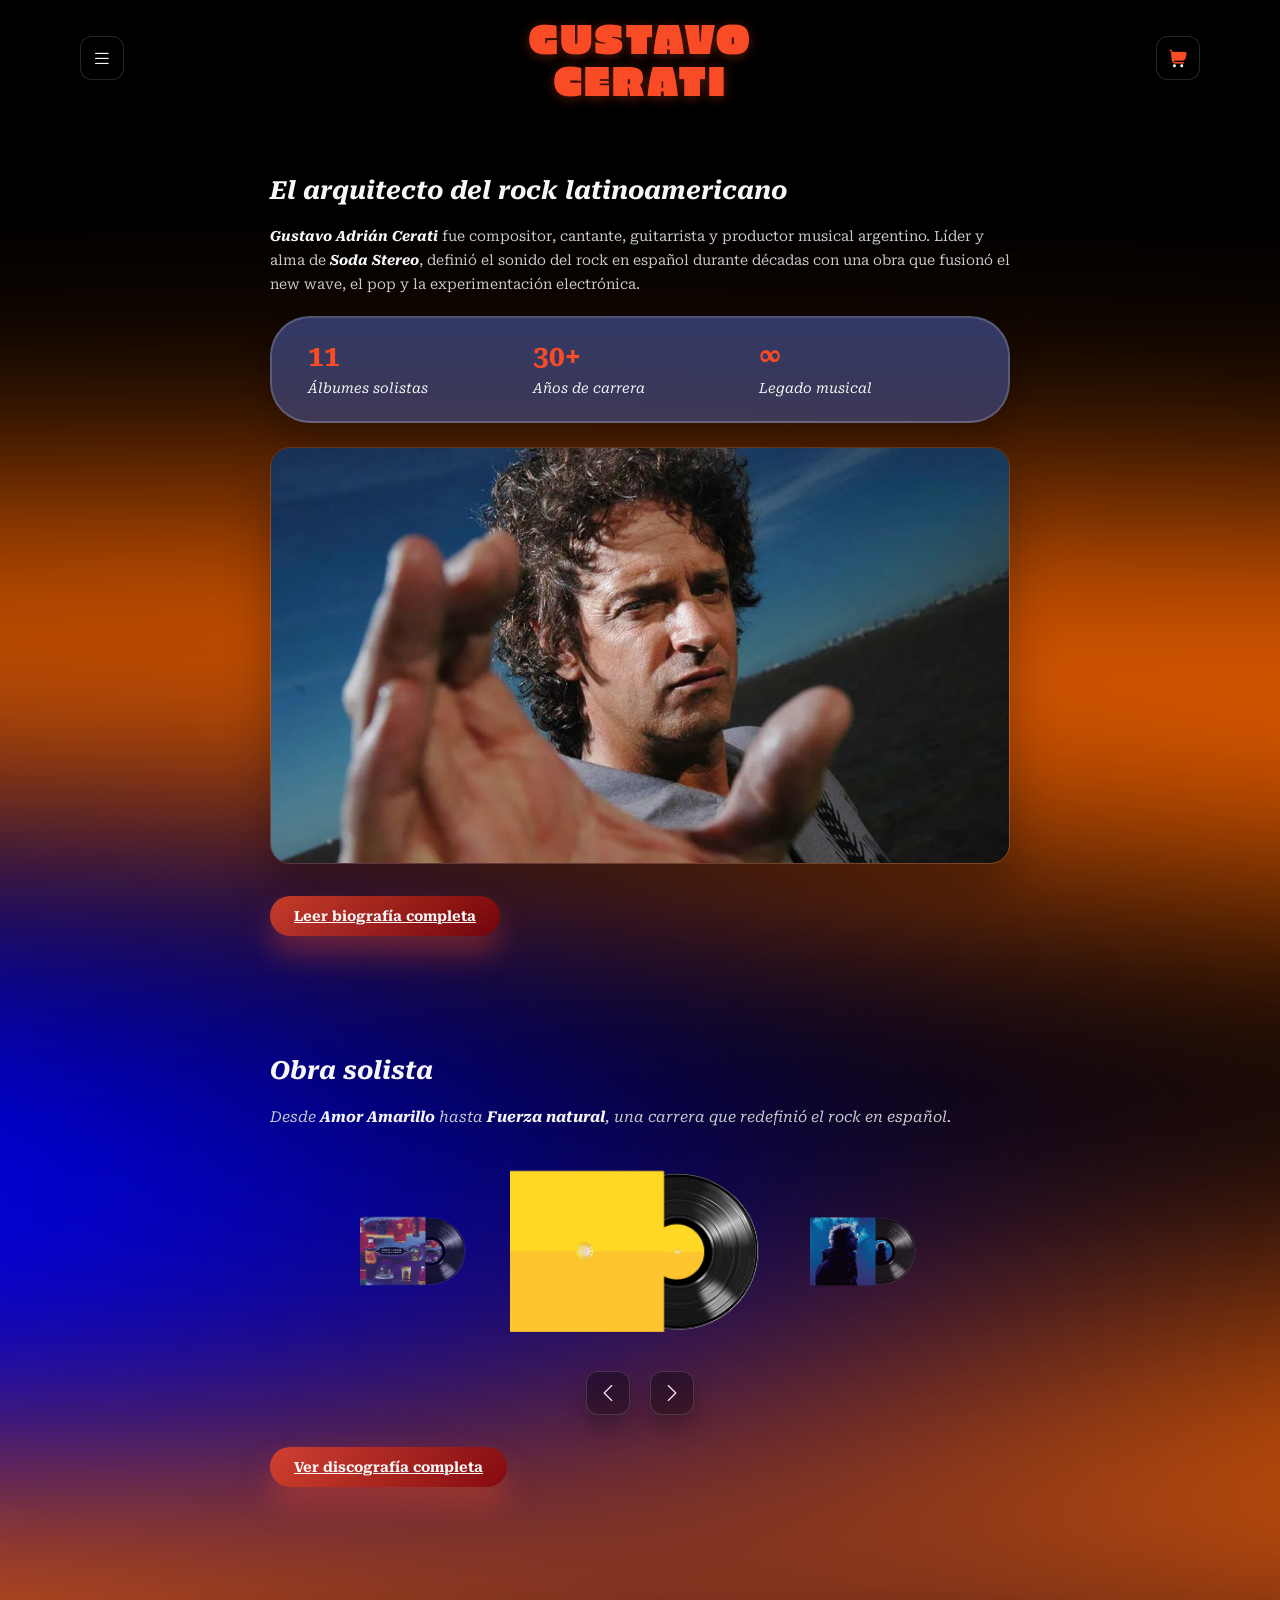
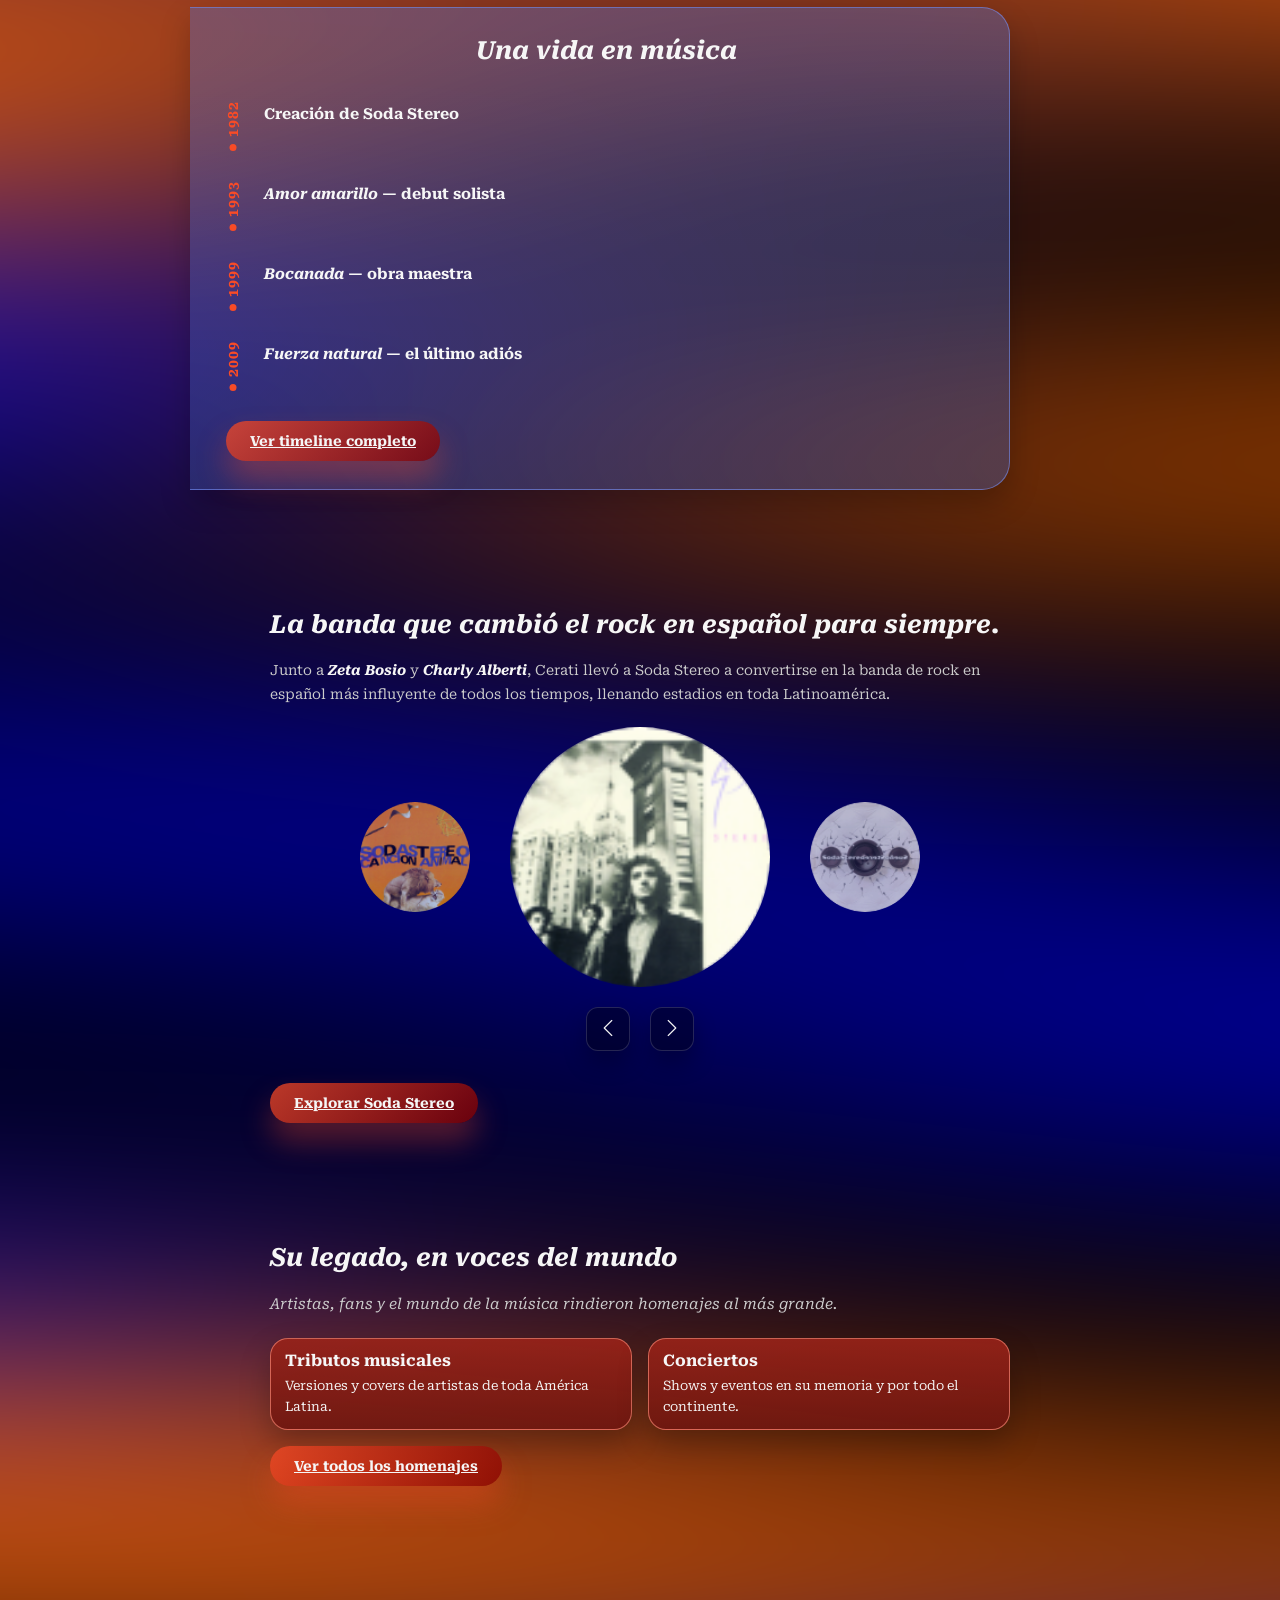
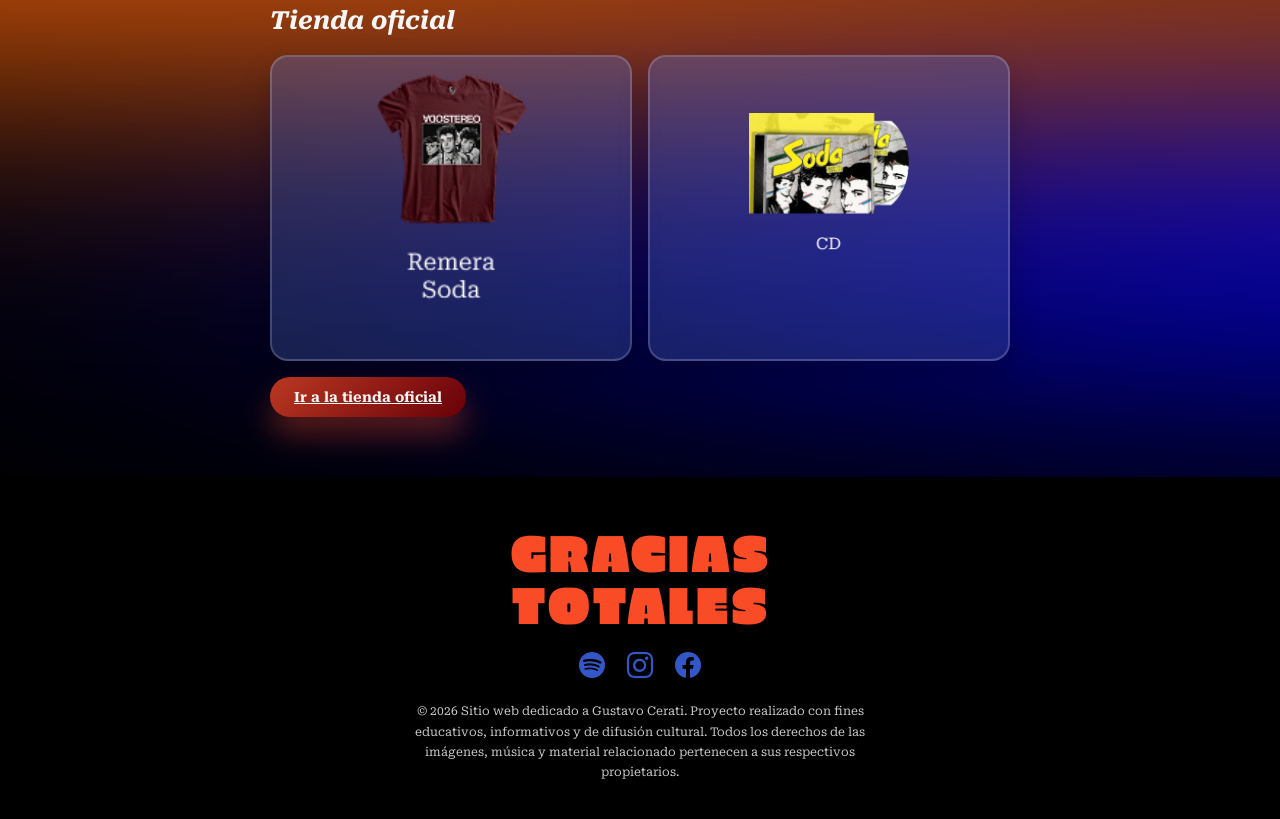
<file: index.html>
<!DOCTYPE html>
<html lang="es">
<head>
  <meta charset="UTF-8" />
    <meta name="viewport" content="width=device-width, initial-scale=1.0" />
  <title>Gustavo Cerati | El arquitecto del rock latinoamericano</title>
    <meta name="description" content="Homenaje a Gustavo Cerati: biografía, obra solista, su vida en música, Soda Stereo, homenajes y tienda oficial del arquitecto del rock latinoamericano." />
    <link rel="stylesheet" href="https://cdn.jsdelivr.net/npm/bootstrap-icons@1.11.3/font/bootstrap-icons.min.css" />
  <link rel="stylesheet" href="styles.css" />
</head>
<body>

      <header>
    <a href="#" class="nav-icon nav-icon--menu">
      <span class="bi bi-list"></span>
    </a>

    <h1 class="header-title"><a href="index.html">GUSTAVO<br>CERATI</a></h1>

    <a href="#" class="nav-icon nav-icon--cart">
      <img src="img/shop-cart.png" alt="Carrito de compras" width="22" height="22" />
    </a>
  </header>

  <main>

    <div class="page-background">

            <section class="bio">
        <h2 class="section-title">El arquitecto del rock latinoamericano</h2>

        <p class="body-text">
          <strong>Gustavo Adrián Cerati</strong> fue compositor, cantante, guitarrista y productor musical argentino.
          Líder y alma de <strong>Soda Stereo</strong>, definió el sonido del rock en español durante
          décadas con una obra que fusionó el new wave, el pop y la experimentación electrónica.
        </p>

                <div class="stats-bar">
          <div class="stats-bar-item">
            <span class="stat-number">11</span>
            <p>Álbumes solistas</p>
          </div>
          <div class="stats-bar-item">
            <span class="stat-number">30+</span>
            <p>Años de carrera</p>
          </div>
          <div class="stats-bar-item">
            <span class="stat-number">∞</span>
            <p>Legado musical</p>
          </div>
        </div>

        <div class="bio-image-card">
          <img src="img/gustavo-cerati-main.jpeg" alt="Gustavo Cerati mirando a cámara con la mano extendida" />
        </div>

        <a href="#" class="btn">Leer biografía completa</a>
      </section>

            <section class="obra">
        <h2 class="section-title">Obra solista</h2>
        <p class="banda-subtitle">
          Desde <strong>Amor Amarillo</strong> hasta <strong>Fuerza natural</strong>,
          una carrera que redefinió el rock en español.
        </p>

                <div class="vinilo-carousel">
          <div class="vinilo-carousel-items">

            <div class="carousel-item prev">
              <a href="#"><img src="img/vinilos/vinilo01.png" alt="Vinilo de Colores Santos" /></a>
            </div>
            <div class="carousel-item active">
              <a href="#"><img src="img/vinilos/vinilo02.png" alt="Vinilo de Amor Amarillo" /></a>
            </div>
            <div class="carousel-item next">
              <a href="#"><img src="img/vinilos/vinilo03.png" alt="Vinilo de Bocanada" /></a>
            </div>
            <div class="carousel-item">
              <a href="#"><img src="img/vinilos/vinilo04.png" alt="Vinilo de Más Bien" /></a>
            </div>
            <div class="carousel-item">
              <a href="#"><img src="img/vinilos/vinilo05.png" alt="Vinilo de Once Episodios Sinfónicos" /></a>
            </div>
            <div class="carousel-item">
              <a href="#"><img src="img/vinilos/vinilo06.png" alt="Vinilo de Siempre Es Hoy" /></a>
            </div>
            <div class="carousel-item">
              <a href="#"><img src="img/vinilos/vinilo07.png" alt="Vinilo de Siempre Es Hoy / Reversiones" /></a>
            </div>
            <div class="carousel-item">
              <a href="#"><img src="img/vinilos/vinilo08.png" alt="Vinilo de Canciones Elegidas noventa y tres cero cuatro" /></a>
            </div>
            <div class="carousel-item">
              <a href="#"><img src="img/vinilos/vinilo09.png" alt="Ahí Vamos" /></a>
            </div>
            <div class="carousel-item">
              <a href="#"><img src="img/vinilos/vinilo10.png" alt="Ahí Vamos Tour" /></a>
            </div>
            <div class="carousel-item">
              <a href="#"><img src="img/vinilos/vinilo11.png" alt="Fuerza Natural" /></a>
            </div>

          </div>

                    <div class="carousel-nav">
            <a href="#" class="carousel-button carousel-button--prev">
              <span class="bi bi-chevron-left"></span>
            </a>
            <a href="#" class="carousel-button carousel-button--next">
              <span class="bi bi-chevron-right"></span>
            </a>
          </div>
        </div>

        <a href="#" class="btn">Ver discografía completa</a>
      </section>

                  <section class="vida">
        <div class="vida-card">
          <h2 class="section-title">Una vida en música</h2>

          <ol class="vida-list">
            <li class="vida-item">
              <span class="vida-year">1982</span>
              <p>Creación de Soda Stereo</p>
            </li>
            <li class="vida-item">
              <span class="vida-year">1993</span>
              <p><em>Amor amarillo</em> — debut solista</p>
            </li>
            <li class="vida-item">
              <span class="vida-year">1999</span>
              <p><em>Bocanada</em> — obra maestra</p>
            </li>
            <li class="vida-item">
              <span class="vida-year">2009</span>
              <p><em>Fuerza natural</em> — el último adiós</p>
            </li>
          </ol>

          <a href="#" class="btn">Ver timeline completo</a>
        </div>
      </section>

            <section class="soda">
        <h2 class="section-title">La banda que cambió el rock en español para siempre.</h2>

        <p class="body-text">
          Junto a <strong>Zeta Bosio</strong> y <strong>Charly Alberti</strong>, Cerati llevó a
          Soda Stereo a convertirse en la banda de rock en español más influyente de todos los
          tiempos, llenando estadios en toda Latinoamérica.
        </p>

                <div class="disco-carousel">
          <div class="disco-carousel-items">

            <div class="carousel-item">
              <a href="#"><img src="img/discos/discosodastereo.png" alt="Portada del álbum Soda Stereo" /></a>
            </div>
            <div class="carousel-item">
              <a href="#"><img src="img/discos/disconadapersonal.png" alt="Portada del álbum Nada Personal" /></a>
            </div>
            <div class="carousel-item prev">
              <a href="#"><img src="img/discos/discocancionanimal.png" alt="Portada del álbum Canción Animal" /></a>
            </div>
            <div class="carousel-item active">
              <a href="#"><img src="img/discos/discodoblevida.png" alt="Portada del álbum Doble Vida" /></a>
            </div>
            <div class="carousel-item next">
              <a href="#"><img src="img/discos/discosuenoeterno.png" alt="Portada del álbum Sueño Stereo" /></a>
            </div>
            <div class="carousel-item">
              <a href="#"><img src="img/discos/discosignos.png" alt="Portada del álbum Signos" /></a>
            </div>
            <div class="carousel-item">
              <a href="#"><img src="img/discos/discodynamo.png" alt="Portada del álbum Dynamo" /></a>
            </div>

          </div>

          <div class="carousel-nav">
            <a href="#" class="carousel-button carousel-button--prev">
              <span class="bi bi-chevron-left"></span>
            </a>
            <a href="#" class="carousel-button carousel-button--next">
              <span class="bi bi-chevron-right"></span>
            </a>
          </div>
        </div>

        <a href="soda-stereo.html" class="btn">Explorar Soda Stereo</a>
      </section>

            <section class="legado">
        <h2 class="section-title">Su legado, en voces del mundo</h2>
        <p class="banda-subtitle">
          Artistas, fans y el mundo de la música rindieron homenajes al más grande.
        </p>

        <ul class="legado-cards">
          <li class="legado-card">
            <h3>Tributos musicales</h3>
            <p>Versiones y covers de artistas de toda América Latina.</p>
          </li>
          <li class="legado-card">
            <h3>Conciertos</h3>
            <p>Shows y eventos en su memoria y por todo el continente.</p>
          </li>
        </ul>

        <a href="#" class="btn">Ver todos los homenajes</a>
      </section>

                  <section class="tienda">
        <h2 class="section-title">Tienda oficial</h2>

        <ul class="product-cards">
          <li class="product-card">
            <img src="img/tienda-remera.png" alt="Remera de Soda Stereo" />
          </li>
          <li class="product-card">
            <img src="img/tienda-cd.png" alt="CD de Soda Stereo" />
          </li>
        </ul>

        <a href="#" class="btn">Ir a la tienda oficial</a>
      </section>

    </div>

  </main>

      <footer>
    <div class="footer-inner">
      <p class="footer-title">GRACIAS<br>TOTALES</p>

      <nav class="footer-social">
        <ul class="footer-icons">

          <li>
            <a class="footer-icon" href="#">
              <span class="bi bi-spotify"></span>
            </a>
          </li>

          <li>
            <a class="footer-icon" href="#">
              <span class="bi bi-instagram"></span>
            </a>
          </li>

          <li>
            <a class="footer-icon" href="#">
              <span class="bi bi-facebook"></span>
            </a>
          </li>

        </ul>
      </nav>

      <p class="footer-legal">
        © 2026 Sitio web dedicado a Gustavo Cerati. Proyecto realizado con fines educativos,
        informativos y de difusión cultural. Todos los derechos de las imágenes, música y material
        relacionado pertenecen a sus respectivos propietarios.
      </p>
    </div>
  </footer>

    <script src="carousel.js"></script>

</body>
</html>
</file>
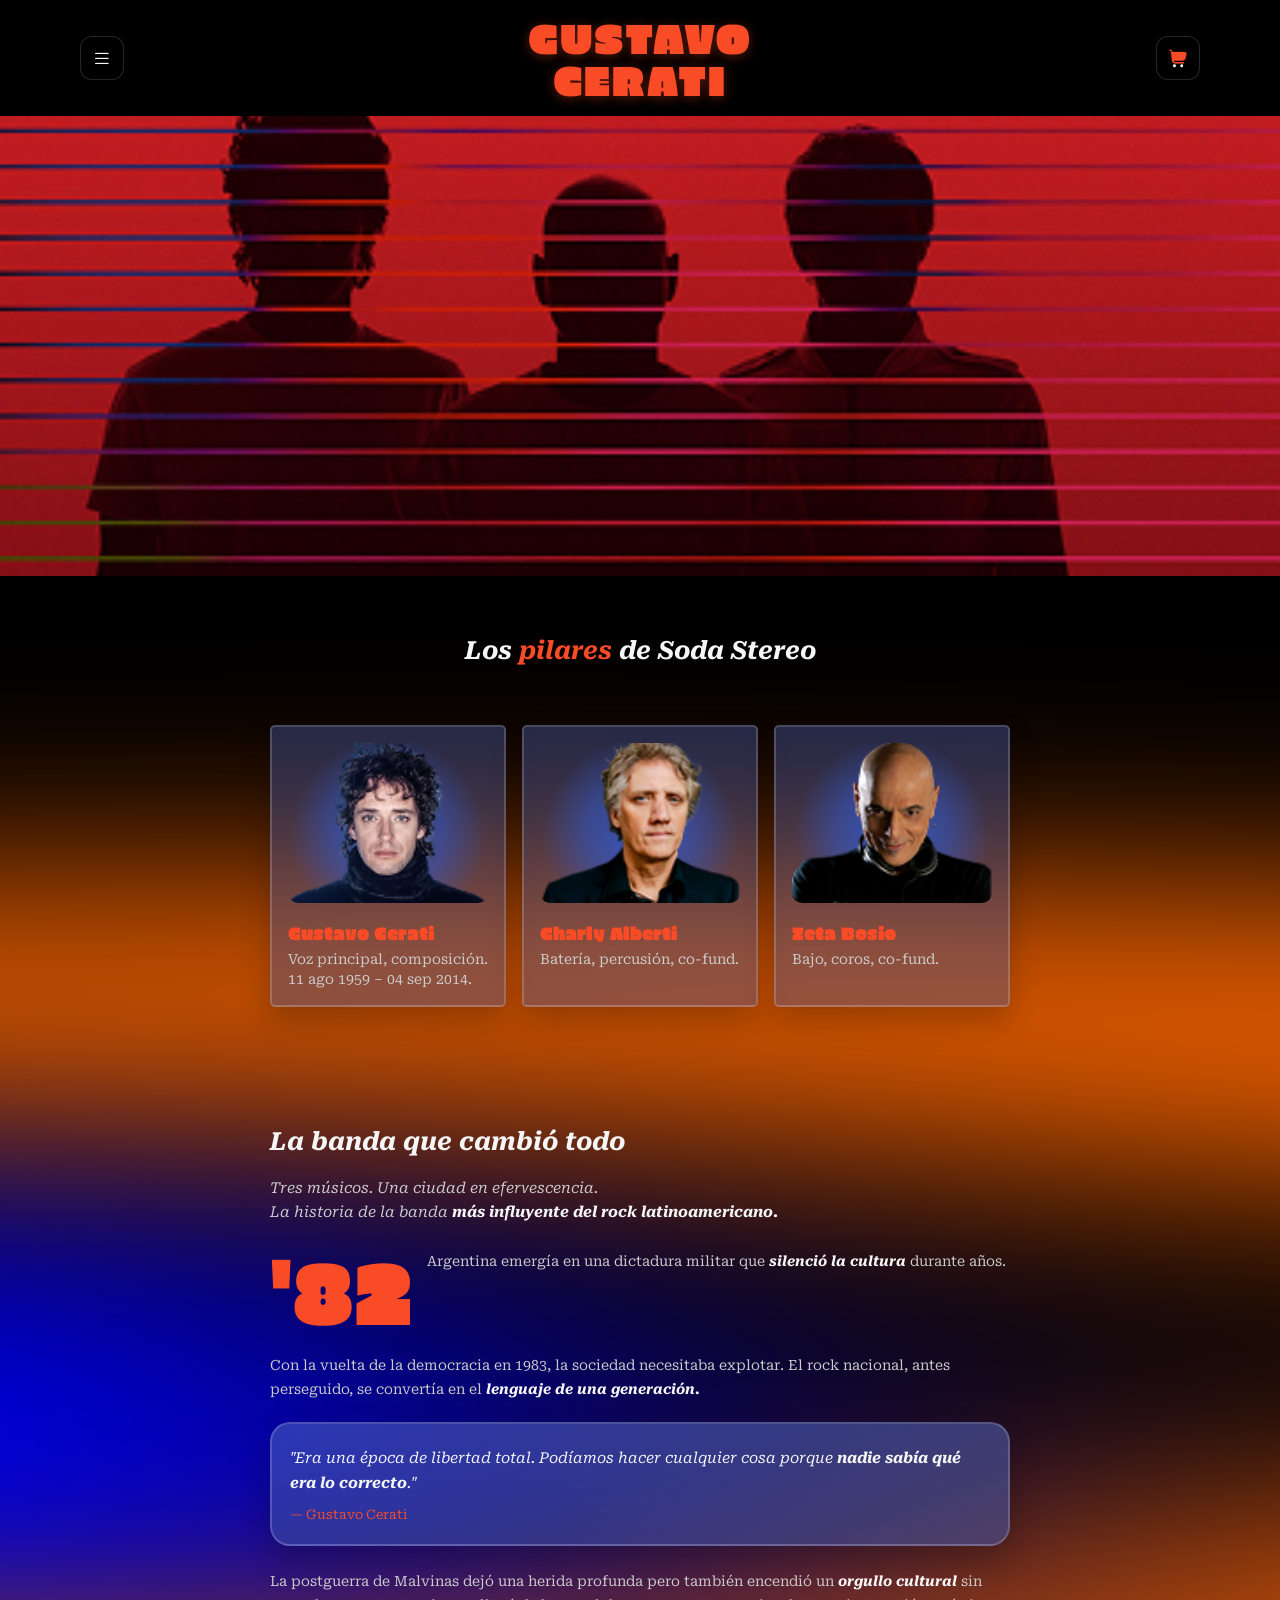
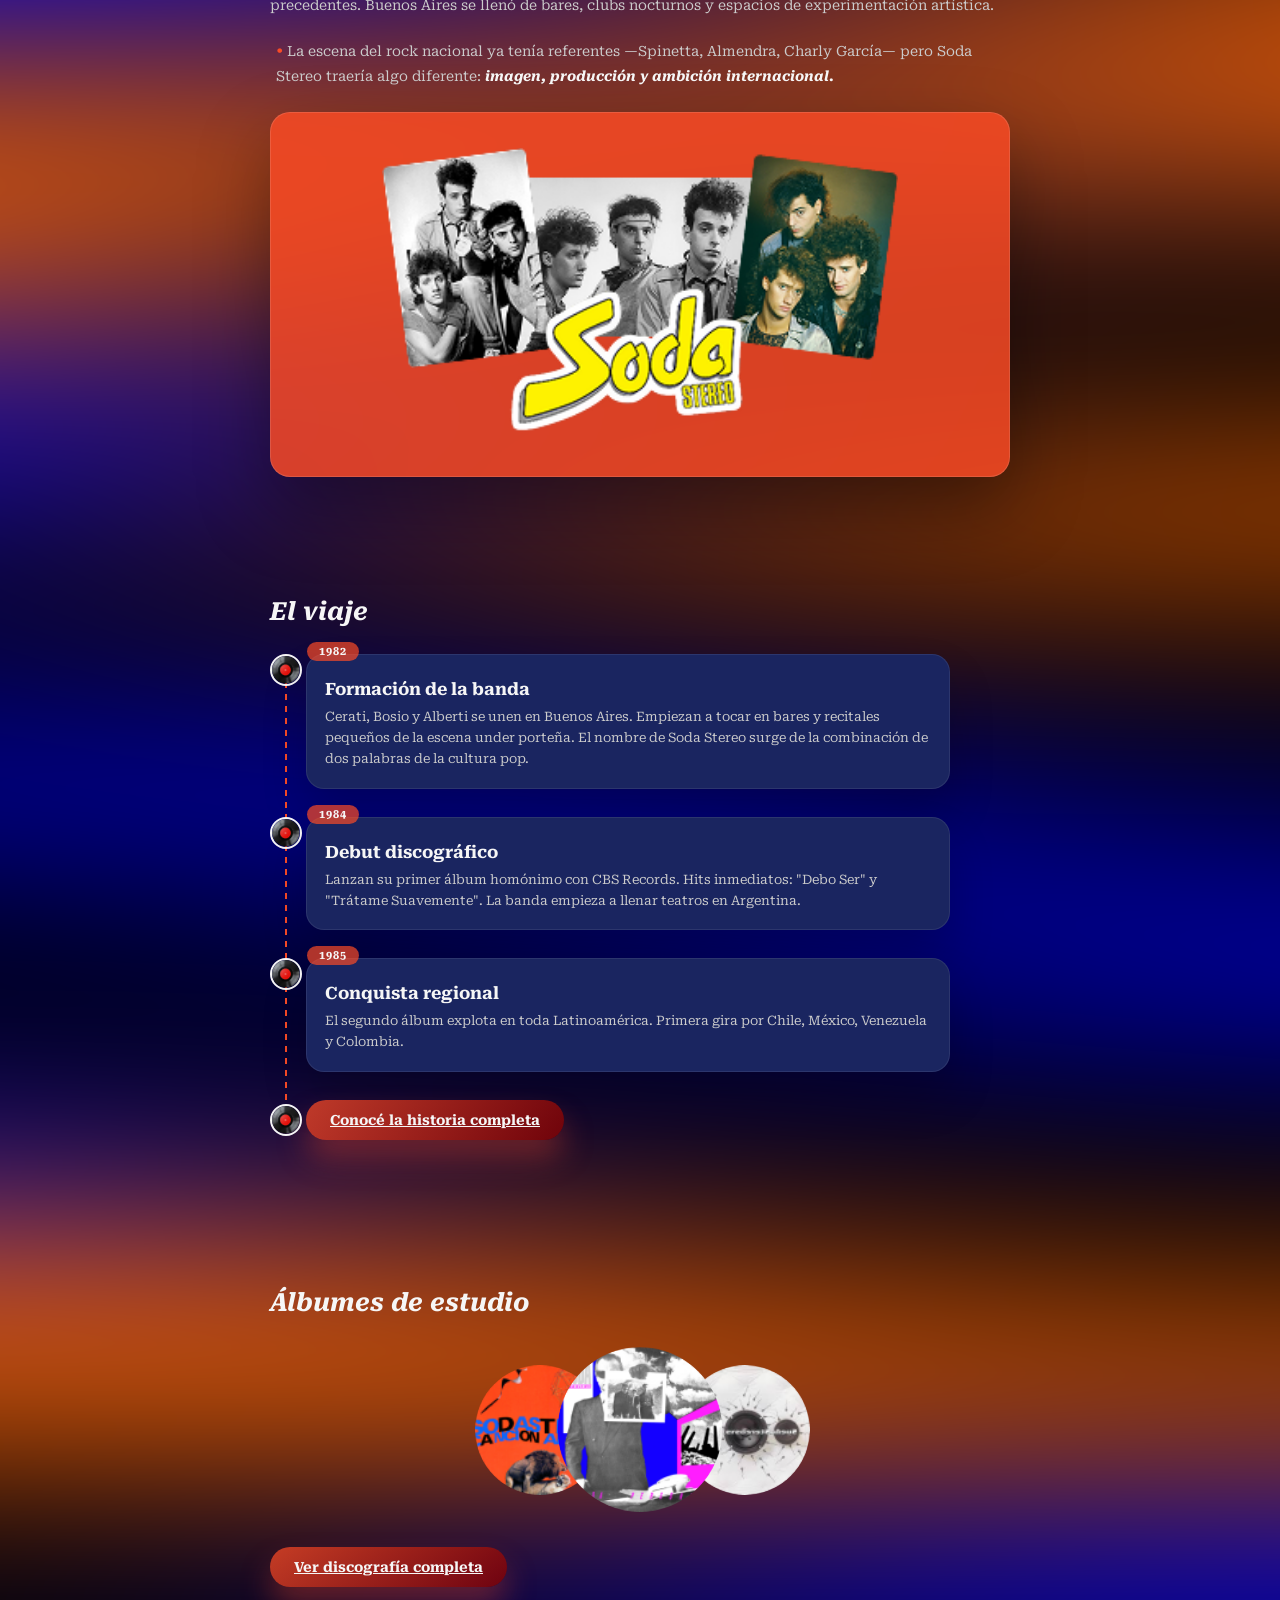
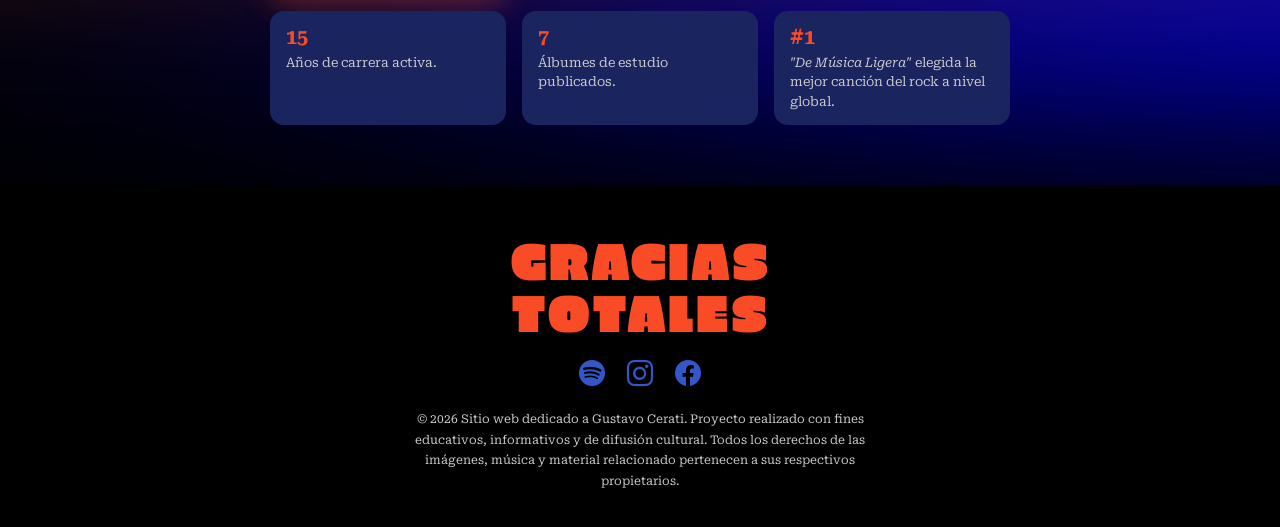
<file: soda-stereo.html>
<!DOCTYPE html>
<html lang="es">
<head>
  <meta charset="UTF-8" />
    <meta name="viewport" content="width=device-width, initial-scale=1.0" />
  <title>Soda Stereo | La banda que cambió todo</title>
    <meta name="description" content="Homenaje a Soda Stereo: los pilares de la banda, su historia, el viaje y los álbumes de estudio del grupo más influyente del rock latinoamericano." />
    <link rel="stylesheet" href="https://cdn.jsdelivr.net/npm/bootstrap-icons@1.11.3/font/bootstrap-icons.min.css" />
  <link rel="stylesheet" href="styles.css" />
</head>
<body>

      <header>
    <a href="#" class="nav-icon nav-icon--menu">
      <span class="bi bi-list"></span>
    </a>

    <h1 class="header-title"><a href="index.html">GUSTAVO<br>CERATI</a></h1>

    <a href="#" class="nav-icon nav-icon--cart">
      <img src="img/shop-cart.png" alt="Carrito de compras" width="22" height="22" />
    </a>
  </header>

  <main>

        <div class="hero">
      <img class="hero-bg" src="img/band-silhouette.png" alt="Siluetas de los integrantes de Soda Stereo" />
    </div>

    <div class="page-background">

                  <section class="pilares">
        <h2 class="section-title">Los <em>pilares</em> de Soda Stereo</h2>
        <ul class="member-cards-grid">

          <li class="member-card">
            <img src="img/member-cerati.png" alt="Retrato de Gustavo Cerati" />
            <div class="member-info">
              <h3>Gustavo Cerati</h3>
              <p>Voz principal, composición.<br>11 ago 1959 – 04 sep 2014.</p>
            </div>
          </li>

          <li class="member-card">
            <img src="img/member-alberti.png" alt="Retrato de Charly Alberti" />
            <div class="member-info">
              <h3>Charly Alberti</h3>
              <p>Batería, percusión, co-fund.</p>
            </div>
          </li>

          <li class="member-card">
            <img src="img/member-zeta.png" alt="Retrato de Zeta Bosio" />
            <div class="member-info">
              <h3>Zeta Bosio</h3>
              <p>Bajo, coros, co-fund.</p>
            </div>
          </li>

        </ul>
      </section>

            <section class="banda">
        <h2 class="section-title">La banda que cambió todo</h2>
        <p class="banda-subtitle">
          Tres músicos. Una ciudad en efervescencia.<br>
          La historia de la banda <strong>más influyente del rock latinoamericano.</strong>
        </p>

        <aside class="year-block">
          <span class="year-number">'82</span>
          <p class="year-text">
            Argentina emergía en una dictadura militar que <em>silenció la cultura</em> durante años.
          </p>
        </aside>

        <p class="body-text">
          Con la vuelta de la democracia en 1983, la sociedad necesitaba explotar. El rock nacional,
          antes perseguido, se convertía en el <strong>lenguaje de una generación.</strong>
        </p>

        <div class="quote-card">
          <p class="quote-text">
            "Era una época de libertad total. Podíamos hacer cualquier cosa porque <strong>nadie sabía qué era lo correcto</strong>."
          </p>
          <p class="quote-author">— Gustavo Cerati</p>
        </div>

        <p class="body-text">
          La postguerra de Malvinas dejó una herida profunda pero también encendió un <strong>orgullo cultural</strong>
          sin precedentes. Buenos Aires se llenó de bares, clubs nocturnos y espacios de experimentación artística.
        </p>

        <p class="bullet-text">
          La escena del rock nacional ya tenía referentes —Spinetta, Almendra, Charly García— pero Soda Stereo
          traería algo diferente: <strong>imagen, producción y ambición internacional.</strong>
        </p>

        <div class="band-photo-card">
          <img src="img/band-logo-card.png" alt="Soda Stereo: fotos de la banda con el logo" />
        </div>
      </section>

                  <section class="viaje">
        <h2 class="timeline-title">El viaje</h2>

        <ol class="timeline">

          <li class="timeline-item">
            <img class="timeline-marker" src="img/disco.png" alt="Disco de vinilo" />
            <article class="timeline-card">
              <span class="timeline-year">1982</span>
              <h3>Formación de la banda</h3>
              <p>Cerati, Bosio y Alberti se unen en Buenos Aires. Empiezan a tocar en bares y recitales pequeños de la escena under porteña. El nombre de Soda Stereo surge de la combinación de dos palabras de la cultura pop.</p>
            </article>
          </li>

          <li class="timeline-item">
            <img class="timeline-marker" src="img/disco.png" alt="Disco de vinilo" />
            <article class="timeline-card">
              <span class="timeline-year">1984</span>
              <h3>Debut discográfico</h3>
              <p>Lanzan su primer álbum homónimo con CBS Records. Hits inmediatos: "Debo Ser" y "Trátame Suavemente". La banda empieza a llenar teatros en Argentina.</p>
            </article>
          </li>

          <li class="timeline-item">
            <img class="timeline-marker" src="img/disco.png" alt="Disco de vinilo" />
            <article class="timeline-card">
              <span class="timeline-year">1985</span>
              <h3>Conquista regional</h3>
              <p>El segundo álbum explota en toda Latinoamérica. Primera gira por Chile, México, Venezuela y Colombia.</p>
            </article>
          </li>

          <li class="timeline-item timeline-cta">
            <img class="timeline-marker" src="img/disco.png" alt="Disco de vinilo" />
            <a href="#" class="btn">Conocé la historia completa</a>
          </li>

        </ol>
      </section>

            <section class="albumes">
        <h2 class="timeline-title">Álbumes de estudio</h2>

        <div class="albums-circles">
          <img src="img/mask-group-1.png" alt="Portada de un álbum de estudio de Soda Stereo" />
          <img src="img/mask-group-2.png" alt="Portada de un álbum de estudio de Soda Stereo" />
          <img src="img/mask-group-3.png" alt="Portada de un álbum de estudio de Soda Stereo" />
        </div>

        <a href="#" class="btn">Ver discografía completa</a>

        <ul class="stats-grid">

          <li class="stat-card">
            <span class="stat-number">15</span>
            <p>Años de carrera activa.</p>
          </li>

          <li class="stat-card">
            <span class="stat-number">7</span>
            <p>Álbumes de estudio publicados.</p>
          </li>

          <li class="stat-card">
            <span class="stat-number">#1</span>
            <p><em>"De Música Ligera"</em> elegida la mejor canción del rock a nivel global.</p>
          </li>

        </ul>
      </section>

    </div>

  </main>

      <footer>
    <div class="footer-inner">
      <p class="footer-title">GRACIAS<br>TOTALES</p>

      <nav class="footer-social">
        <ul class="footer-icons">

          <li>
            <a class="footer-icon" href="#">
              <span class="bi bi-spotify"></span>
            </a>
          </li>

          <li>
            <a class="footer-icon" href="#">
              <span class="bi bi-instagram"></span>
            </a>
          </li>

          <li>
            <a class="footer-icon" href="#">
              <span class="bi bi-facebook"></span>
            </a>
          </li>

        </ul>
      </nav>

      <p class="footer-legal">
        © 2026 Sitio web dedicado a Gustavo Cerati. Proyecto realizado con fines educativos,
        informativos y de difusión cultural. Todos los derechos de las imágenes, música y material
        relacionado pertenecen a sus respectivos propietarios.
      </p>
    </div>
  </footer>

</body>
</html>
</file>
<file: styles.css>
@font-face {
  font-family: 'Erica One';
  src: url('fonts/erica-one/EricaOne-Regular.ttf') format('truetype');
  font-weight: 400;
  font-style: normal;
  font-display: swap;
}

@font-face {
  font-family: 'Roboto Serif';
  src: url('fonts/roboto-serif/RobotoSerif-Regular.ttf') format('truetype');
  font-weight: 400;
  font-style: normal;
  font-display: swap;
}

@font-face {
  font-family: 'Roboto Serif';
  src: url('fonts/roboto-serif/RobotoSerif-Bold.ttf') format('truetype');
  font-weight: 700;
  font-style: normal;
  font-display: swap;
}

@font-face {
  font-family: 'Roboto Serif';
  src: url('fonts/roboto-serif/RobotoSerif-Italic.ttf') format('truetype');
  font-weight: 400;
  font-style: italic;
  font-display: swap;
}

@font-face {
  font-family: 'Roboto Serif';
  src: url('fonts/roboto-serif/RobotoSerif-BoldItalic.ttf') format('truetype');
  font-weight: 700;
  font-style: italic;
  font-display: swap;
}

*, *::before, *::after {
  box-sizing: border-box;
  margin: 0;
  padding: 0;
}

:root {
  --orange:       #F94B26;
  
  --orange-rgb:   249, 75, 38;
  --orange-light: #ff6347;
  --blue:         #3357C6;
  --blue-rgb:     51, 87, 198;
  --yellow:       #f5c518;
  --red-dark:     #8B0000;
  --navy:         #0d1b4b;
  --navy-card:    #1a2560;
  --navy-dark:    #0a0f2e;
  --maroon:       #3d1a0a;
  --white:        #F6F6F6;
  --text-muted:   #cccccc;
  --font-title:   'Erica One', system-ui, cursive;
  --font-body:    'Roboto Serif', serif;
  --font-section: 'Roboto Serif', serif;
}

body {
  font-family: var(--font-body);
  color: var(--white);
  background-color: #000;
  
  min-height: 100vh;
}

.page-background {
  background-color: var(--navy-dark);
  background-image: url('img/background.png');
  background-repeat: no-repeat;
  background-size: 100% 100%;
  background-position: top center;
}

img {
  
  display: block;
  max-width: 100%;
}

a {
  text-decoration: underline;
  color: var(--white);
}

header {
  position: sticky;
  top: 0;
  z-index: 100;
  background-color: rgba(0, 0, 0, 0.85);
  backdrop-filter: blur(6px);
  display: flex;
  align-items: center;
  justify-content: space-between;
  padding: 12px 16px;
}

.nav-icon {
  width: 44px;
  height: 44px;
  border-radius: 12px;
  display: inline-flex;
  align-items: center;
  justify-content: center;
  padding: 0;
  margin: 0;
  cursor: pointer;
  flex-shrink: 0;
  background: rgba(0, 0, 0, 0.35);
  border: 1px solid rgba(255,255,255,0.15);
  box-shadow: 0 12px 22px rgba(0,0,0,0.25);
}

.nav-icon span {
  font-size: 20px;
  line-height: 1;
}

.nav-icon--menu span {
  color: var(--white);
}

.nav-icon--cart {
  position: relative;
}

.nav-icon--cart img {
  position: absolute;
  top: 50%;
  left: 50%;
  transform: translate(-40%, -58%);
  width: 22px;
  height: 22px;
  object-fit: contain;
}

.header-title {
  font-family: var(--font-title);
  font-weight: 400;
  font-synthesis: none;
  font-size: 28px;
  line-height: 1;
  color: var(--orange);
  text-align: center;
  letter-spacing: 2px;
  text-shadow: 0 2px 12px rgba(var(--orange-rgb), 0.35);
}

.header-title a {
  color: var(--orange);
  text-decoration: none;
}

.hero {
  position: relative;
  width: 100%;
}

.hero .hero-bg {
  display: block;
  width: 100%;
  height: auto;
}

section {
  padding: 32px 16px;
}

.section-title {
  font-family: var(--font-section);
  font-size: 25px;
  font-weight: 700;
  font-style: italic;
  margin-bottom: 20px;
  color: var(--white);
}

.section-title em {
  color: var(--orange);
}

.pilares {
  background: transparent;
}

.pilares .section-title {
  margin-bottom: 32px;
  text-align: center;
}

.member-cards-grid {
  list-style: none;
}

.member-card {
  display: flex;
  align-items: center;
  gap: 16px;
  background: linear-gradient(180deg, rgba(86, 109, 200, 0.349), rgba(64, 89, 170, 0.356));
  border: 2px solid rgba(255,255,255,0.18);
  box-shadow: 0 14px 30px rgba(0,0,0,0.22);
  border-radius: 5px;
  padding: 16px;
  margin-bottom: 16px;
}

.member-info {
  text-align: left;
}

.member-card img {
  width: 84px;
  height: 84px;
  object-fit: cover;
  border-radius: 8px;
  flex-shrink: 0;
  background: radial-gradient(circle at 50% 58%,
    rgba(var(--blue-rgb), 0.95) 0%,
    rgba(var(--blue-rgb), 0.55) 40%,
    rgba(var(--blue-rgb), 0) 72%);
}

.member-info h3 {
  font-family: var(--font-title);
  font-size: 18px;
  font-weight: 400;
  font-synthesis: none;
  font-style: normal;
  color: var(--orange);
  margin-bottom: 4px;
}

.member-info p {
  font-size: 13px;
  font-style: normal;
  color: var(--text-muted);
  line-height: 1.4;
}

.banda-subtitle {
  font-size: 15px;
  font-style: italic;
  line-height: 1.6;
  margin-bottom: 22px;
  color: var(--text-muted);
}

.banda-subtitle strong {
  font-style: italic;
  color: var(--white);
  font-weight: 700;
}

.year-block {
  display: flex;
  align-items: flex-start;
  gap: 14px;
  margin-bottom: 20px;
}

.year-number {
  font-family: var(--font-title);
  font-size: 56px;
  line-height: 1;
  color: var(--orange);
  flex-shrink: 0;
}

.year-text {
  font-size: 14px;
  line-height: 1.6;
  color: var(--text-muted);
  padding-top: 4px;
}

.year-text em {
  font-style: italic;
  color: var(--white);
  font-weight: 700;
}

.body-text {
  font-size: 14px;
  line-height: 1.7;
  color: var(--text-muted);
  margin-bottom: 20px;
}

.body-text strong {
  color: var(--white);
  font-weight: 700;
  font-style: italic;
}

.quote-card {
  background: linear-gradient(180deg, rgba(86,108,200,0.5), rgba(64,88,170,0.5));
  border: 2px solid rgba(255,255,255,0.18);
  border-radius: 20px;
  padding: 22px 18px;
  margin-bottom: 24px;
  box-shadow: 0 14px 30px rgba(0,0,0,0.22);
}

.quote-card .quote-text {
  font-size: 15px;
  font-style: italic;
  font-weight: 400;
  line-height: 1.7;
  color: var(--white);
  margin-bottom: 10px;
}

.quote-card .quote-author {
  font-size: 13px;
  color: var(--orange);
  font-style: normal;
}

.bullet-text {
  font-size: 14px;
  line-height: 1.7;
  color: var(--text-muted);
  margin-bottom: 24px;
  padding-left: 6px;
}

.bullet-text::before {
  content: '• ';
  color: var(--orange);
  font-size: 16px;
}

.bullet-text strong {
  color: var(--white);
  font-style: italic;
}

.band-photo-card {
  width: 100%;
  margin: 0;
  background: rgba(var(--orange-rgb), 0.84);
  border: 1px solid rgba(255, 255, 255, 0.12);
  border-radius: 20px;
  padding: 35px 0 0 0;
  display: flex;
  align-items: center;
  justify-content: center;
  box-shadow: 0 30px 70px rgba(0, 0, 0, 0.35);
}

.band-photo-card img {
  width: 70%;
  height: auto;
  display: block;
}

.timeline-title {
  font-family: var(--font-section);
  font-size: 25px;
  font-style: italic;
  font-weight: 700;
  margin-bottom: 28px;
}

.timeline {
  position: relative;
  padding-left: 36px;
  list-style: none;
}

.timeline-item:not(:last-child)::before {
  content: '';
  position: absolute;
  left: -21px;
  top: 16px;
  bottom: -28px;
  width: 2px;
  background: repeating-linear-gradient(
    to bottom,
    var(--orange) 0px,
    var(--orange) 6px,
    transparent 6px,
    transparent 12px
  );
}

.timeline-item {
  position: relative;
  margin-bottom: 28px;
}

.timeline-marker {
  position: absolute;
  left: -36px;
  top: 0;
  width: 32px;
  height: 32px;
  object-fit: contain;
  border: 2px solid var(--white);
  border-radius: 50%;
}

.timeline-cta {
  display: flex;
  align-items: center;
}

.timeline-cta .timeline-marker {
  top: 50%;
  transform: translateY(-50%);
}

.viaje .timeline-cta .btn {
  margin-top: 0;
}

.timeline-card {
  position: relative;
  background: var(--navy-card);
  border: 1px solid rgba(255,255,255,0.08);
  border-radius: 18px;
  padding: 24px 18px 18px;
  box-shadow: 0 25px 45px rgba(0,0,0,0.18);
}

.timeline-year {
  position: absolute;
  top: -13px;
  left: 0px;
  display: inline-block;
  background: rgba(var(--orange-rgb), 0.7);
  color: var(--white);
  font-size: 11px;
  font-weight: 700;
  padding: 3px 12px;
  border-radius: 20px;
  letter-spacing: 1px;
  z-index: 2;
}

.timeline-card h3 {
  font-size: 17px;
  font-weight: 900;
  margin-bottom: 8px;
  color: var(--white);
}

.timeline-card p {
  font-size: 13px;
  line-height: 1.6;
  color: var(--text-muted);
}

.btn {
  display: inline-block;
  background: linear-gradient(135deg, rgba(var(--orange-rgb), 0.75), rgba(139, 0, 0, 0.75));
  color: var(--white);
  font-family: var(--font-body);
  font-size: 14px;
  font-weight: 700;
  padding: 12px 24px;
  border-radius: 30px;
  border: none;
  cursor: pointer;
  margin-top: 8px;
  transition: transform 0.2s ease, background 0.2s ease;
  box-shadow: 0 18px 30px rgba(var(--orange-rgb), 0.35);
}

.btn:hover {
  transform: translateY(-1px);
  background: linear-gradient(135deg, rgba(var(--orange-rgb), 0.85), rgba(160, 0, 0, 0.85));
}

.btn-block {
  display: block;
  width: 100%;
  text-align: center;
}

.viaje .btn {
  margin-top: 24px;
}

.albumes .btn {
  margin-bottom: 24px;
}

.albums-circles {
  display: flex;
  justify-content: center;
  align-items: center;
  margin-bottom: 24px;
  position: relative;
  height: 124px;
}

.albums-circles img {
  width: 90px;
  height: 90px;
  border-radius: 50%; 
  object-fit: cover;
  position: absolute;
  border: none;
}

.albums-circles img:nth-child(1) {
  left: 50%;
  transform: translateX(-120px);
  z-index: 1;
}

.albums-circles img:nth-child(2) {
  left: 50%;
  width: 120px;
  height: 120px;
  transform: translateX(-60px);
  z-index: 3;
}

.albums-circles img:nth-child(3) {
  left: 50%;
  transform: translateX(30px);
  z-index: 2;
}

.stats-grid {
  list-style: none;
}

.stat-card {
  background: var(--navy-card);
  border-radius: 14px;
  padding: 14px 16px;
  margin-bottom: 12px;
}

.stat-card .stat-number {
  display: block;
  font-size: 20px;
  font-weight: 900;
  color: var(--orange);
  margin-bottom: 4px;
}

.stat-card p {
  font-size: 13px;
  color: var(--text-muted);
  line-height: 1.5;
}

.stat-card p em {
  font-style: italic;
}

.stats-bar {
  display: flex;
  gap: 12px;
  background: linear-gradient(180deg, rgba(86,108,200,0.5), rgba(64,88,170,0.5));
  border: 2px solid rgba(255,255,255,0.18);
  border-radius: 30px;
  padding: 20px 28px;
  margin-bottom: 24px;
  box-shadow: 0 14px 30px rgba(0,0,0,0.22);
}

.stats-bar-item {
  flex: 1;
  text-align: left;
}

.stats-bar-item .stat-number {
  display: block;
  font-family: var(--font-body);
  font-size: 24px;
  font-weight: 700;
  color: var(--orange);
  margin-bottom: 6px;
}

.stats-bar-item p {
  font-size: 13px;
  font-style: italic;
  color: var(--white);
  line-height: 1.4;
}

.bio-image-card {
  border-radius: 20px;
  overflow: hidden;
  border: 1px solid rgba(255,255,255,0.12);
  box-shadow: 0 25px 45px rgba(0,0,0,0.3);
  margin-bottom: 24px;
}

.bio-image-card img {
  width: 100%;
  height: auto;
}

.vinilo-carousel {
  margin-bottom: 24px;
}

.vinilo-carousel-items {
  position: relative;
  width: 100%;
  max-width: 340px;
  height: 148px;
  margin: 0 auto;
}

.vinilo-carousel .carousel-item {
  position: absolute;
  top: 50%;
  left: 50%;
  width: 120px;
  transform: translate(-50%, -50%);
  transition: all 300ms ease-in-out;
  z-index: 1;
  opacity: 0;
}

.vinilo-carousel .carousel-item a {
  display: block;
  text-decoration: none;
}

.vinilo-carousel .carousel-item img {
  display: block;
  width: 100%;
  height: auto;
}

.vinilo-carousel .carousel-item.active {
  width: 180px;
  opacity: 1;
  z-index: 99;
}

.vinilo-carousel .carousel-item.prev {
  width: 72px;
  left: 0;
  transform: translate(0, -50%);
  z-index: 2;
  opacity: 0.75;
}

.vinilo-carousel .carousel-item.next {
  width: 72px;
  left: auto;
  right: 0;
  transform: translate(0, -50%);
  z-index: 2;
  opacity: 0.75;
}

.vinilo-carousel .carousel-nav,
.disco-carousel .carousel-nav {
  display: flex;
  justify-content: center;
  gap: 20px;
  margin-top: 20px;
}

.vinilo-carousel .carousel-button,
.disco-carousel .carousel-button {
  width: 44px;
  height: 44px;
  border-radius: 12px;
  display: inline-flex;
  align-items: center;
  justify-content: center;
  background: rgba(0, 0, 0, 0.35);
  border: 1px solid rgba(255, 255, 255, 0.15);
  box-shadow: 0 12px 22px rgba(0, 0, 0, 0.25);
  color: var(--white);
  font-size: 20px;
  cursor: pointer;
  text-decoration: none;
  transition: opacity 300ms ease-in-out;
}

.vinilo-carousel .carousel-button:hover,
.disco-carousel .carousel-button:hover {
  opacity: 0.85;
}

.vinilo-carousel .carousel-button span,
.disco-carousel .carousel-button span {
  line-height: 1;
}

section.vida {
  padding-left: 0;
}

.vida-card {
  background: linear-gradient(180deg, rgba(86,108,200,0.4), rgba(64,88,170,0.4));
  border: 1px solid rgba(120, 150, 255, 0.55);
  border-left: none;
  border-radius: 0 24px 24px 0;
  padding: 28px 22px 28px 28px;
  box-shadow: 0 14px 30px rgba(0,0,0,0.22);
}

.vida-card .section-title {
  text-align: center;
  margin-bottom: 36px;
}

.vida-list {
  list-style: none;
}

.vida-item {
  display: flex;
  align-items: flex-start;
  gap: 24px;
  margin-bottom: 44px;
}

.vida-item:last-child {
  margin-bottom: 12px;
}

.vida-card .btn {
  margin-top: 32px;
}

.vida-year {
  writing-mode: vertical-rl;
  transform: rotate(180deg);
  position: relative;
  font-size: 14px;
  font-weight: 700;
  letter-spacing: 1px;
  line-height: 1;
  color: var(--orange);
  flex-shrink: 0;
}

.vida-year::before {
  content: '';
  position: absolute;
  top: -14px;
  left: 50%;
  transform: translateX(-50%);
  width: 7px;
  height: 7px;
  background: var(--orange);
  border-radius: 50%;
}

.vida-item p {
  font-size: 15px;
  font-weight: 700;
  line-height: 1.5;
  color: var(--white);
  padding-top: 2px;
}

.vida-item p em {
  font-style: italic;
}

.disco-carousel {
  margin-bottom: 24px;
}

.disco-carousel-items {
  position: relative;
  width: 100%;
  max-width: 340px;
  height: 180px;
  margin: 0 auto;
}

.disco-carousel .carousel-item {
  position: absolute;
  top: 50%;
  left: 50%;
  width: 72px;
  height: 72px;
  transform: translate(-50%, -50%);
  transition: all 300ms ease-in-out;
  z-index: 1;
  opacity: 0;
}

.disco-carousel .carousel-item a {
  display: block;
  text-decoration: none;
  width: 100%;
  height: 100%;
}

.disco-carousel .carousel-item img {
  display: block;
  width: 100%;
  height: 100%;
  object-fit: cover;
  border-radius: 50%;
}

.disco-carousel .carousel-item.active {
  width: 180px;
  height: 180px;
  opacity: 1;
  z-index: 99;
}

.disco-carousel .carousel-item.prev {
  width: 72px;
  height: 72px;
  left: 0;
  transform: translate(0, -50%);
  z-index: 2;
  opacity: 0.75;
}

.disco-carousel .carousel-item.next {
  width: 72px;
  height: 72px;
  left: auto;
  right: 0;
  transform: translate(0, -50%);
  z-index: 2;
  opacity: 0.75;
}

.legado-cards {
  list-style: none;
  margin-bottom: 8px;
}

.legado-card {
  background: linear-gradient(180deg, rgba(154, 35, 25, 0.9), rgba(110, 22, 16, 0.9));
  border: 1px solid rgba(255, 140, 120, 0.65);
  border-radius: 18px;
  padding: 20px 18px;
  margin-bottom: 24px;
  box-shadow: 0 14px 30px rgba(0,0,0,0.25);
}

.legado-card h3 {
  font-size: 16px;
  font-weight: 700;
  color: var(--white);
  margin-bottom: 6px;
}

.legado-card p {
  font-size: 13px;
  line-height: 1.6;
  color: var(--white);
}

.product-cards {
  list-style: none;
  margin-bottom: 8px;
}

.product-card {
  display: flex;
  flex-direction: column;
  align-items: center;
  justify-content: center;
  background: linear-gradient(180deg, rgba(86, 109, 200, 0.349), rgba(64, 89, 170, 0.356));
  border: 2px solid rgba(255,255,255,0.18);
  border-radius: 18px;
  padding: 10px 12px;
  margin-bottom: 16px;
  box-shadow: 0 14px 30px rgba(0,0,0,0.22);
}

.product-card img {
  width: 120px;
  height: auto;
  object-fit: contain;
}

footer {
  background: #000;
}

.footer-inner {
  padding: 40px 16px 32px;
  display: flex;
  flex-direction: column;
  align-items: center;
  text-align: center;
  row-gap: 20px;
}

.footer-title {
  font-family: var(--font-title);
  font-weight: 400;
  font-synthesis: none;
  font-size: 36px;
  line-height: 1;
  color: var(--orange);
  letter-spacing: 2px;
}

.footer-social {
  margin-left: 0;
}

.footer-icons {
  display: flex;
  justify-content: center;
  gap: 16px;
  list-style: none;
}

.footer-icon {
  width: 32px;
  height: 32px;
  background: transparent;
  display: flex;
  align-items: center;
  justify-content: center;
  cursor: pointer;
  text-decoration: none;
  transition: opacity 0.2s;
}

.footer-icon:hover {
  opacity: 0.7;
}

.footer-icon span {
  font-size: 26px;
  color: var(--blue);
  line-height: 1;
}

.footer-legal {
  font-size: 11px;
  line-height: 1.7;
  color: var(--text-muted);
  max-width: 320px;
}

@media (min-width: 600px) {
  header {
    padding: 14px 32px;
  }

  .header-title {
    font-size: 36px;
  }

  section {
    padding: 40px 32px;
  }

  section.vida {
    padding-left: 0;
  }

  .pilares .section-title {
    margin-bottom: 40px;
  }

  .member-card img {
    width: 88px;
    height: 88px;
  }

  .member-info h3 {
    font-size: 18px;
  }

  .member-info p {
    font-size: 14px;
  }

  .year-number {
    font-size: 72px;
  }

  .albums-circles img {
    width: 110px;
    height: 110px;
  }

  .albums-circles {
    height: 144px;
  }

  .albums-circles img:nth-child(1) {
    transform: translateX(-145px);
  }

  .albums-circles img:nth-child(2) {
    width: 140px;
    height: 140px;
    transform: translateX(-70px);
  }

  .albums-circles img:nth-child(3) {
    transform: translateX(35px);
  }

  .footer-title {
    font-size: 44px;
  }

  
  .stats-bar {
    padding: 22px 36px;
    border-radius: 40px;
  }

  .stats-bar-item .stat-number {
    font-size: 28px;
  }

  .stats-bar-item p {
    font-size: 14px;
  }

  .vinilo-carousel-items {
    max-width: 460px;
    height: 175px;
  }

  .vinilo-carousel .carousel-item.active {
    width: 220px;
  }

  .vinilo-carousel .carousel-item.prev,
  .vinilo-carousel .carousel-item.next {
    width: 95px;
  }

  .disco-carousel-items {
    max-width: 460px;
    height: 220px;
  }

  .disco-carousel .carousel-item.active {
    width: 220px;
    height: 220px;
  }

  .disco-carousel .carousel-item.prev,
  .disco-carousel .carousel-item.next {
    width: 95px;
    height: 95px;
  }
}

@media (min-width: 1024px) {
  header {
    padding: 16px 80px;
  }

  .header-title {
    font-size: 42px;
  }

  
  section {
    padding: 60px 80px;
    max-width: 900px;
    margin: 0 auto;
  }

  section.vida {
    padding-left: 0;
  }

  .vida-card {
    border-radius: 0 28px 28px 0;
    padding-left: 36px;
  }

  .pilares .section-title {
    margin-bottom: 60px;
  }

  
  .footer-inner {
    max-width: 900px;
    margin: 0 auto;
    padding: 48px 32px 36px;
  }

  .footer-legal {
    font-size: 12px;
    max-width: 480px;
  }

  
  .hero {
    height: 460px;
  }

  .hero .hero-bg {
    height: 100%;
    object-fit: cover;
  }

  
  .member-cards-grid {
    display: flex;
    gap: 16px;
  }

  .member-card {
    flex: 1;
    flex-direction: column;
    align-items: flex-start;
    margin-bottom: 0;
  }

  .member-card img {
    width: 100%;
    height: 160px;
    border-radius: 10px;
  }

  .year-number {
    font-size: 88px;
  }

  .timeline {
    max-width: 680px;
  }

  .albums-circles img {
    width: 130px;
    height: 130px;
  }

  .albums-circles {
    height: 170px;
  }

  .albums-circles img:nth-child(1) {
    transform: translateX(-165px);
  }

  .albums-circles img:nth-child(2) {
    width: 165px;
    height: 165px;
    transform: translateX(-82.5px);
  }

  .albums-circles img:nth-child(3) {
    transform: translateX(40px);
  }

  
  .stats-grid {
    display: flex;
    gap: 16px;
  }

  .stat-card {
    flex: 1;
    margin-bottom: 0;
  }

  .footer-title {
    font-size: 52px;
  }

  
  .vinilo-carousel-items {
    max-width: 560px;
    height: 200px;
  }

  .vinilo-carousel .carousel-item.active {
    width: 260px;
  }

  .vinilo-carousel .carousel-item.prev,
  .vinilo-carousel .carousel-item.next {
    width: 110px;
  }

  .disco-carousel-items {
    max-width: 560px;
    height: 260px;
  }

  .disco-carousel .carousel-item.active {
    width: 260px;
    height: 260px;
  }

  .disco-carousel .carousel-item.prev,
  .disco-carousel .carousel-item.next {
    width: 110px;
    height: 110px;
  }

  
  .legado-cards,
  .product-cards {
    display: flex;
    gap: 16px;
  }

  .legado-card,
  .product-card {
    flex: 1;
    margin-bottom: 0;
    padding: 12px 14px;
  }

  .product-card img {
    width: 160px;
  }
}
</file>
